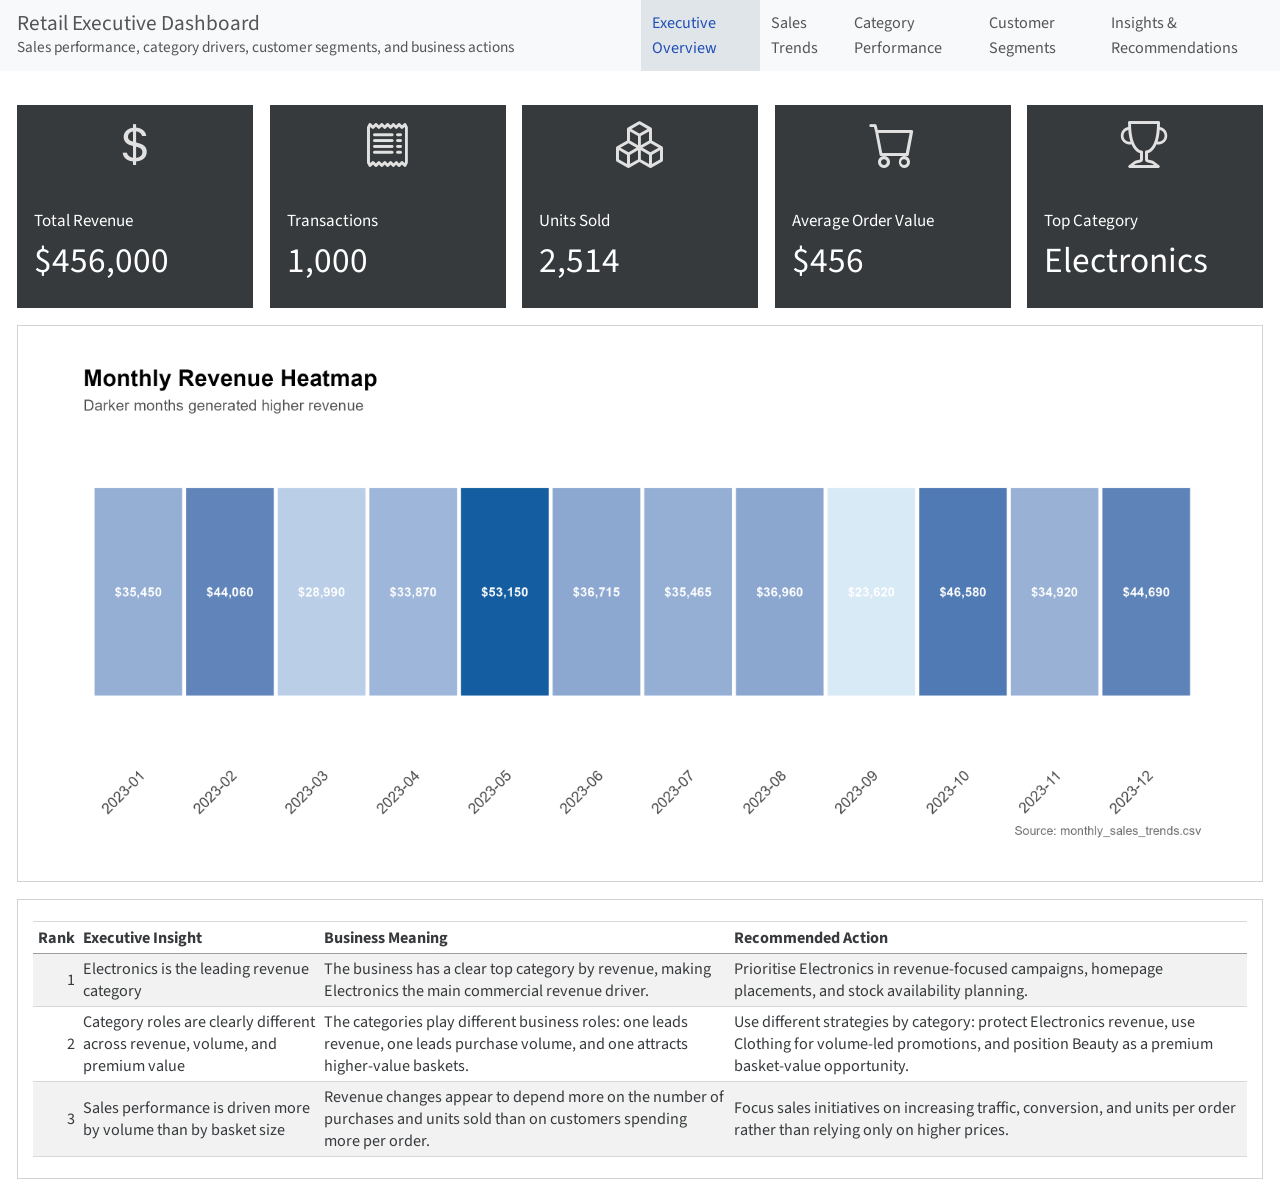
<file: 01_retail/project.html>
<!DOCTYPE html>
<html xmlns="http://www.w3.org/1999/xhtml" lang="en" xml:lang="en"><head>

<meta charset="utf-8">
<meta name="generator" content="quarto-1.9.37">

<meta name="viewport" content="width=device-width, initial-scale=1.0, user-scalable=yes">


<title>Retail Executive Dashboard</title>
<style>
/* Default styles provided by pandoc.
** See https://pandoc.org/MANUAL.html#variables-for-html for config info.
*/
code{white-space: pre-wrap;}
span.smallcaps{font-variant: small-caps;}
div.columns{display: flex; gap: min(4vw, 1.5em);}
div.column{flex: auto; overflow-x: auto;}
div.hanging-indent{margin-left: 1.5em; text-indent: -1.5em;}
ul.task-list{list-style: none;}
ul.task-list li input[type="checkbox"] {
  width: 0.8em;
  margin: 0 0.8em 0.2em -1em; /* quarto-specific, see https://github.com/quarto-dev/quarto-cli/issues/4556 */ 
  vertical-align: middle;
}
</style>


<script src="project_files/libs/clipboard/clipboard.min.js"></script>
<script src="project_files/libs/quarto-html/quarto.js" type="module"></script>
<script src="project_files/libs/quarto-html/tabsets/tabsets.js" type="module"></script>
<script src="project_files/libs/quarto-html/popper.min.js"></script>
<script src="project_files/libs/quarto-html/tippy.umd.min.js"></script>
<script src="project_files/libs/quarto-html/anchor.min.js"></script>
<link href="project_files/libs/quarto-html/tippy.css" rel="stylesheet">
<link href="project_files/libs/quarto-html/quarto-syntax-highlighting-7f8f88aac4f3542376d5c11b86a4c14d.css" rel="stylesheet" class="quarto-color-scheme" id="quarto-text-highlighting-styles">
<link href="project_files/libs/quarto-html/quarto-syntax-highlighting-dark-d0ae9245876894da5ac7e18953ecc5cc.css" rel="stylesheet" class="quarto-color-scheme quarto-color-alternate" id="quarto-text-highlighting-styles">
<link href="project_files/libs/quarto-html/quarto-syntax-highlighting-7f8f88aac4f3542376d5c11b86a4c14d.css" rel="stylesheet" class="quarto-color-scheme-extra" id="quarto-text-highlighting-styles">
<script src="project_files/libs/bootstrap/bootstrap.min.js"></script>
<link href="project_files/libs/bootstrap/bootstrap-icons.css" rel="stylesheet">
<link href="project_files/libs/bootstrap/bootstrap-f2f902407e671a240a764838eecf5d94.min.css" rel="stylesheet" append-hash="true" class="quarto-color-scheme" id="quarto-bootstrap" data-mode="light">
<link href="project_files/libs/bootstrap/bootstrap-dark-f2f902407e671a240a764838eecf5d94.min.css" rel="stylesheet" append-hash="true" class="quarto-color-scheme quarto-color-alternate" id="quarto-bootstrap" data-mode="light">
<link href="project_files/libs/bootstrap/bootstrap-f2f902407e671a240a764838eecf5d94.min.css" rel="stylesheet" append-hash="true" class="quarto-color-scheme-extra" id="quarto-bootstrap" data-mode="light">
<script src="project_files/libs/quarto-dashboard/quarto-dashboard.js"></script>
<script src="project_files/libs/quarto-dashboard/stickythead.js"></script>



<script src="project_files/libs/quarto-dashboard/web-components.js" type="module"></script>
<script src="project_files/libs/quarto-dashboard/components.js"></script>



</head>

<body class="quarto-dashboard fullcontent quarto-light">

<header id="quarto-dashboard-header">
<nav class="navbar navbar-expand-md slim" data-bs-theme="dark">
  <div class="navbar-container container-fluid">
    <button class="navbar-toggler" type="button" data-bs-toggle="collapse" data-bs-target="#dashboard-collapse" aria-controls="dashboard-collapse" aria-expanded="false" aria-label="Toggle navigation">
      <span class="navbar-toggler-icon"></span>
    </button>    


    <div class="navbar-brand-container">


      <div class="navbar-title">
        <div class="navbar-title-text"><a href="#">Retail Executive Dashboard</a></div>
        <div class="navbar-subtitle">Sales performance, category drivers, customer segments, and business actions</div>
        
      </div>
    </div>
<div id="dashboard-collapse" class="navbar-collapse collapse"><ul class="navbar-nav navbar-nav-scroll me-auto" role="tablist"><li class="nav-item" role="presentation"><a id="tab-executive-overview" class="nav-link active" data-bs-toggle="tab" role="tab" data-bs-target="#executive-overview" data-scrolling="true" href="#executive-overview" aria-controls="executive-overview" aria-selected="true"><span class="nav-link-text">Executive Overview</span></a></li><li class="nav-item" role="presentation"><a id="tab-sales-trends" class="nav-link" data-bs-toggle="tab" role="tab" data-bs-target="#sales-trends" data-scrolling="true" href="#sales-trends" aria-controls="sales-trends" aria-selected="false"><span class="nav-link-text">Sales Trends</span></a></li><li class="nav-item" role="presentation"><a id="tab-category-performance" class="nav-link" data-bs-toggle="tab" role="tab" data-bs-target="#category-performance" data-scrolling="true" href="#category-performance" aria-controls="category-performance" aria-selected="false"><span class="nav-link-text">Category Performance</span></a></li><li class="nav-item" role="presentation"><a id="tab-customer-segments" class="nav-link" data-bs-toggle="tab" role="tab" data-bs-target="#customer-segments" data-scrolling="true" href="#customer-segments" aria-controls="customer-segments" aria-selected="false"><span class="nav-link-text">Customer Segments</span></a></li><li class="nav-item" role="presentation"><a id="tab-insights-recommendations" class="nav-link" data-bs-toggle="tab" role="tab" data-bs-target="#insights-recommendations" data-scrolling="true" href="#insights-recommendations" aria-controls="insights-recommendations" aria-selected="false"><span class="nav-link-text">Insights &amp; Recommendations</span></a></li></ul></div></div>
</nav>
</header>
<div class="page-layout-custom quarto-dashboard-content bslib-gap-spacing html-fill-container dashboard-scrolling quarto-dashboard-pages">  

<div class="cell bslib-grid-item html-fill-item">
<style type="text/css">
.navbar .navbar-brand {
  font-size: 1rem;
}

.navbar .nav-link,
.nav-tabs .nav-link {
  font-size: 0.95rem;
}

.quarto-dashboard .card-header,
.quarto-dashboard .card-title {
  font-size: 1.05rem;
  font-weight: 600;
}

.quarto-dashboard .card {
  min-height: 0;
}

.dashboard-page > .bslib-grid {
  grid-template-rows: none !important;
  grid-auto-rows: max-content !important;
  align-content: start !important;
}

.quarto-dashboard .card-body {
  padding: 0.75rem 0.9rem;
  min-height: 0;
}

.quarto-dashboard .cell {
  margin-bottom: 0;
}

.quarto-dashboard .cell-output-display {
  margin-bottom: 0;
}

.quarto-dashboard img {
  display: block;
}

.table {
  font-size: 0.95rem;
  line-height: 1.35;
  width: 100%;
  margin-bottom: 0;
}

.table th {
  font-size: 0.95rem;
  white-space: nowrap;
}

.table td {
  vertical-align: middle;
}

.cell-output-display {
  overflow-x: auto;
}

.dashboard-plot img {
  width: 100%;
  height: auto;
}
</style>
</div>
<div class="bslib-grid-item html-fill-item tab-content bslib-grid" data-layout="flow" style="display: grid; grid-template-rows: minmax(3em, 1fr); grid-auto-columns: minmax(0, 1fr);">
<div id="executive-overview" class="dashboard-page tab-pane show active html-fill-item html-fill-container" data-orientation="rows" aria-labelledby="tab-executive-overview">
<div class="html-fill-item html-fill-container bslib-grid" style="display: grid; grid-template-rows: minmax(3em, max-content) minmax(3em, max-content) minmax(3em, 1fr); grid-auto-columns: minmax(0, 1fr);">
<div class="html-fill-item html-fill-container bslib-grid" style="display: grid; grid-template-columns: minmax(3em, 1fr) minmax(3em, 1fr) minmax(3em, 1fr) minmax(3em, 1fr) minmax(3em, 1fr);
grid-auto-rows: minmax(0, 1fr);">
<div class="card valuebox cell html-fill-item html-fill-container bslib-card bslib-value-box bg-secondary showcase-left-center" data-bslib-card-init="" data-require-bs-caller="card()">
<div class="card-body html-fill-item html-fill-container">
<div class="html-fill-item html-fill-container value-box-grid">
<div class="value-box-showcase html-fill-item html-fill-container">

<i class="bi bi-currency-dollar"></i></div>
<div class="value-box-area">
<p class="value-box-title">
Total Revenue
</p>
<p class="value-box-value">
$456,000
</p>
</div>
</div>
</div>
<script data-bslib-card-init="">bslib.Card.initializeAllCards();</script></div><div class="card valuebox cell html-fill-item html-fill-container bslib-card bslib-value-box bg-secondary showcase-left-center" data-bslib-card-init="" data-require-bs-caller="card()">
<div class="card-body html-fill-item html-fill-container">
<div class="html-fill-item html-fill-container value-box-grid">
<div class="value-box-showcase html-fill-item html-fill-container">

<i class="bi bi-receipt"></i></div>
<div class="value-box-area">
<p class="value-box-title">
Transactions
</p>
<p class="value-box-value">
1,000
</p>
</div>
</div>
</div>
<script data-bslib-card-init="">bslib.Card.initializeAllCards();</script></div><div class="card valuebox cell html-fill-item html-fill-container bslib-card bslib-value-box bg-secondary showcase-left-center" data-bslib-card-init="" data-require-bs-caller="card()">
<div class="card-body html-fill-item html-fill-container">
<div class="html-fill-item html-fill-container value-box-grid">
<div class="value-box-showcase html-fill-item html-fill-container">

<i class="bi bi-boxes"></i></div>
<div class="value-box-area">
<p class="value-box-title">
Units Sold
</p>
<p class="value-box-value">
2,514
</p>
</div>
</div>
</div>
<script data-bslib-card-init="">bslib.Card.initializeAllCards();</script></div><div class="card valuebox cell html-fill-item html-fill-container bslib-card bslib-value-box bg-secondary showcase-left-center" data-bslib-card-init="" data-require-bs-caller="card()">
<div class="card-body html-fill-item html-fill-container">
<div class="html-fill-item html-fill-container value-box-grid">
<div class="value-box-showcase html-fill-item html-fill-container">

<i class="bi bi-cart"></i></div>
<div class="value-box-area">
<p class="value-box-title">
Average Order Value
</p>
<p class="value-box-value">
$456
</p>
</div>
</div>
</div>
<script data-bslib-card-init="">bslib.Card.initializeAllCards();</script></div><div class="card valuebox cell html-fill-item html-fill-container bslib-card bslib-value-box bg-secondary showcase-left-center" data-bslib-card-init="" data-require-bs-caller="card()">
<div class="card-body html-fill-item html-fill-container">
<div class="html-fill-item html-fill-container value-box-grid">
<div class="value-box-showcase html-fill-item html-fill-container">

<i class="bi bi-trophy"></i></div>
<div class="value-box-area">
<p class="value-box-title">
Top Category
</p>
<p class="value-box-value">
Electronics
</p>
</div>
</div>
</div>
<script data-bslib-card-init="">bslib.Card.initializeAllCards();</script></div>
</div>
<div class="html-fill-item html-fill-container bslib-grid" style="display: grid; grid-template-columns: minmax(3em, 1fr);
grid-auto-rows: minmax(0, 1fr);">
<div class="card cell dashboard-plot html-fill-item html-fill-container bslib-card" data-fill="false" data-bslib-card-init="" data-require-bs-caller="card()" data-full-screen="false">
<div class="card-body html-fill-item html-fill-container">
<div class="cell-output-display html-fill-item html-fill-container">
<img src="outputs/visualisations/04_monthly_performance_heatmap.png" class="img-fluid quarto-dashboard-img-contain" style="width:100.0%">
</div>
</div>
<bslib-tooltip placement="auto" bsoptions="[]" data-require-bs-version="5" data-require-bs-caller="tooltip()">
    <template>Expand</template>
    <span class="bslib-full-screen-enter badge rounded-pill">
        <svg xmlns="http://www.w3.org/2000/svg" viewbox="0 0 24 24" style="height:1em;width:1em;" aria-hidden="true" role="img"><path d="M20 5C20 4.4 19.6 4 19 4H13C12.4 4 12 3.6 12 3C12 2.4 12.4 2 13 2H21C21.6 2 22 2.4 22 3V11C22 11.6 21.6 12 21 12C20.4 12 20 11.6 20 11V5ZM4 19C4 19.6 4.4 20 5 20H11C11.6 20 12 20.4 12 21C12 21.6 11.6 22 11 22H3C2.4 22 2 21.6 2 21V13C2 12.4 2.4 12 3 12C3.6 12 4 12.4 4 13V19Z"></path></svg>
    </span>
</bslib-tooltip><script data-bslib-card-init="">bslib.Card.initializeAllCards();</script></div>
</div>
<div class="html-fill-item html-fill-container bslib-grid" style="display: grid; grid-template-columns: minmax(3em, 1fr);
grid-auto-rows: minmax(0, 1fr);">
<div class="card cell html-fill-item html-fill-container bslib-card" data-bslib-card-init="" data-require-bs-caller="card()" data-full-screen="false">
<div class="card-body html-fill-item html-fill-container">
<div class="cell-output-display html-fill-item html-fill-container">
<table class="caption-top table table-sm table-striped small">
<colgroup>
<col style="width: 1%">
<col style="width: 20%">
<col style="width: 34%">
<col style="width: 43%">
</colgroup>
<thead>
<tr class="header">
<th style="text-align: right;">Rank</th>
<th style="text-align: left;">Executive Insight</th>
<th style="text-align: left;">Business Meaning</th>
<th style="text-align: left;">Recommended Action</th>
</tr>
</thead>
<tbody>
<tr class="odd">
<td style="text-align: right;">1</td>
<td style="text-align: left;">Electronics is the leading revenue category</td>
<td style="text-align: left;">The business has a clear top category by revenue, making Electronics the main commercial revenue driver.</td>
<td style="text-align: left;">Prioritise Electronics in revenue-focused campaigns, homepage placements, and stock availability planning.</td>
</tr>
<tr class="even">
<td style="text-align: right;">2</td>
<td style="text-align: left;">Category roles are clearly different across revenue, volume, and premium value</td>
<td style="text-align: left;">The categories play different business roles: one leads revenue, one leads purchase volume, and one attracts higher-value baskets.</td>
<td style="text-align: left;">Use different strategies by category: protect Electronics revenue, use Clothing for volume-led promotions, and position Beauty as a premium basket-value opportunity.</td>
</tr>
<tr class="odd">
<td style="text-align: right;">3</td>
<td style="text-align: left;">Sales performance is driven more by volume than by basket size</td>
<td style="text-align: left;">Revenue changes appear to depend more on the number of purchases and units sold than on customers spending more per order.</td>
<td style="text-align: left;">Focus sales initiatives on increasing traffic, conversion, and units per order rather than relying only on higher prices.</td>
</tr>
</tbody>
</table>
</div>
</div>
<bslib-tooltip placement="auto" bsoptions="[]" data-require-bs-version="5" data-require-bs-caller="tooltip()">
    <template>Expand</template>
    <span class="bslib-full-screen-enter badge rounded-pill">
        <svg xmlns="http://www.w3.org/2000/svg" viewbox="0 0 24 24" style="height:1em;width:1em;" aria-hidden="true" role="img"><path d="M20 5C20 4.4 19.6 4 19 4H13C12.4 4 12 3.6 12 3C12 2.4 12.4 2 13 2H21C21.6 2 22 2.4 22 3V11C22 11.6 21.6 12 21 12C20.4 12 20 11.6 20 11V5ZM4 19C4 19.6 4.4 20 5 20H11C11.6 20 12 20.4 12 21C12 21.6 11.6 22 11 22H3C2.4 22 2 21.6 2 21V13C2 12.4 2.4 12 3 12C3.6 12 4 12.4 4 13V19Z"></path></svg>
    </span>
</bslib-tooltip><script data-bslib-card-init="">bslib.Card.initializeAllCards();</script></div>
</div>
</div>
</div>
<div id="sales-trends" class="dashboard-page tab-pane grid-skip html-fill-item html-fill-container" data-orientation="rows" aria-labelledby="tab-sales-trends">
<div class="html-fill-item html-fill-container bslib-grid" style="display: grid; grid-template-rows: minmax(3em, 1fr) minmax(3em, 1fr) minmax(3em, 1fr) minmax(3em, 1fr); grid-auto-columns: minmax(0, 1fr);">
<div class="html-fill-item html-fill-container bslib-grid" style="display: grid; grid-template-columns: minmax(3em, 1fr);
grid-auto-rows: minmax(0, 1fr);">
<div class="card cell html-fill-item html-fill-container bslib-card" data-bslib-card-init="" data-require-bs-caller="card()" data-full-screen="false">
<div class="card-body html-fill-item html-fill-container">
<div class="cell-output-display html-fill-item html-fill-container">
<table class="caption-top table table-sm table-striped small">
<thead>
<tr class="header">
<th style="text-align: left;">Year-Month</th>
<th style="text-align: left;">Revenue</th>
</tr>
</thead>
<tbody>
<tr class="odd">
<td style="text-align: left;">2023-01</td>
<td style="text-align: left;">$35,450</td>
</tr>
<tr class="even">
<td style="text-align: left;">2023-02</td>
<td style="text-align: left;">$44,060</td>
</tr>
<tr class="odd">
<td style="text-align: left;">2023-03</td>
<td style="text-align: left;">$28,990</td>
</tr>
<tr class="even">
<td style="text-align: left;">2023-04</td>
<td style="text-align: left;">$33,870</td>
</tr>
<tr class="odd">
<td style="text-align: left;">2023-05</td>
<td style="text-align: left;">$53,150</td>
</tr>
<tr class="even">
<td style="text-align: left;">2023-06</td>
<td style="text-align: left;">$36,715</td>
</tr>
<tr class="odd">
<td style="text-align: left;">2023-07</td>
<td style="text-align: left;">$35,465</td>
</tr>
<tr class="even">
<td style="text-align: left;">2023-08</td>
<td style="text-align: left;">$36,960</td>
</tr>
<tr class="odd">
<td style="text-align: left;">2023-09</td>
<td style="text-align: left;">$23,620</td>
</tr>
<tr class="even">
<td style="text-align: left;">2023-10</td>
<td style="text-align: left;">$46,580</td>
</tr>
<tr class="odd">
<td style="text-align: left;">2023-11</td>
<td style="text-align: left;">$34,920</td>
</tr>
<tr class="even">
<td style="text-align: left;">2023-12</td>
<td style="text-align: left;">$44,690</td>
</tr>
</tbody>
</table>
</div>
</div>
<bslib-tooltip placement="auto" bsoptions="[]" data-require-bs-version="5" data-require-bs-caller="tooltip()">
    <template>Expand</template>
    <span class="bslib-full-screen-enter badge rounded-pill">
        <svg xmlns="http://www.w3.org/2000/svg" viewbox="0 0 24 24" style="height:1em;width:1em;" aria-hidden="true" role="img"><path d="M20 5C20 4.4 19.6 4 19 4H13C12.4 4 12 3.6 12 3C12 2.4 12.4 2 13 2H21C21.6 2 22 2.4 22 3V11C22 11.6 21.6 12 21 12C20.4 12 20 11.6 20 11V5ZM4 19C4 19.6 4.4 20 5 20H11C11.6 20 12 20.4 12 21C12 21.6 11.6 22 11 22H3C2.4 22 2 21.6 2 21V13C2 12.4 2.4 12 3 12C3.6 12 4 12.4 4 13V19Z"></path></svg>
    </span>
</bslib-tooltip><script data-bslib-card-init="">bslib.Card.initializeAllCards();</script></div>
</div>
<div class="html-fill-item html-fill-container bslib-grid" style="display: grid; grid-template-columns: minmax(3em, 1fr);
grid-auto-rows: minmax(0, 1fr);">
<div class="card cell html-fill-item html-fill-container bslib-card" data-bslib-card-init="" data-require-bs-caller="card()" data-full-screen="false">
<div class="card-body html-fill-item html-fill-container">
<div class="cell-output-display html-fill-item html-fill-container">
<table class="caption-top table table-sm table-striped small">
<thead>
<tr class="header">
<th style="text-align: left;">Year-Month</th>
<th style="text-align: left;">Transactions</th>
</tr>
</thead>
<tbody>
<tr class="odd">
<td style="text-align: left;">2023-01</td>
<td style="text-align: left;">76</td>
</tr>
<tr class="even">
<td style="text-align: left;">2023-02</td>
<td style="text-align: left;">85</td>
</tr>
<tr class="odd">
<td style="text-align: left;">2023-03</td>
<td style="text-align: left;">73</td>
</tr>
<tr class="even">
<td style="text-align: left;">2023-04</td>
<td style="text-align: left;">86</td>
</tr>
<tr class="odd">
<td style="text-align: left;">2023-05</td>
<td style="text-align: left;">105</td>
</tr>
<tr class="even">
<td style="text-align: left;">2023-06</td>
<td style="text-align: left;">77</td>
</tr>
<tr class="odd">
<td style="text-align: left;">2023-07</td>
<td style="text-align: left;">72</td>
</tr>
<tr class="even">
<td style="text-align: left;">2023-08</td>
<td style="text-align: left;">94</td>
</tr>
<tr class="odd">
<td style="text-align: left;">2023-09</td>
<td style="text-align: left;">65</td>
</tr>
<tr class="even">
<td style="text-align: left;">2023-10</td>
<td style="text-align: left;">96</td>
</tr>
<tr class="odd">
<td style="text-align: left;">2023-11</td>
<td style="text-align: left;">78</td>
</tr>
<tr class="even">
<td style="text-align: left;">2023-12</td>
<td style="text-align: left;">91</td>
</tr>
</tbody>
</table>
</div>
</div>
<bslib-tooltip placement="auto" bsoptions="[]" data-require-bs-version="5" data-require-bs-caller="tooltip()">
    <template>Expand</template>
    <span class="bslib-full-screen-enter badge rounded-pill">
        <svg xmlns="http://www.w3.org/2000/svg" viewbox="0 0 24 24" style="height:1em;width:1em;" aria-hidden="true" role="img"><path d="M20 5C20 4.4 19.6 4 19 4H13C12.4 4 12 3.6 12 3C12 2.4 12.4 2 13 2H21C21.6 2 22 2.4 22 3V11C22 11.6 21.6 12 21 12C20.4 12 20 11.6 20 11V5ZM4 19C4 19.6 4.4 20 5 20H11C11.6 20 12 20.4 12 21C12 21.6 11.6 22 11 22H3C2.4 22 2 21.6 2 21V13C2 12.4 2.4 12 3 12C3.6 12 4 12.4 4 13V19Z"></path></svg>
    </span>
</bslib-tooltip><script data-bslib-card-init="">bslib.Card.initializeAllCards();</script></div>
</div>
<div class="html-fill-item html-fill-container bslib-grid" style="display: grid; grid-template-columns: minmax(3em, 1fr);
grid-auto-rows: minmax(0, 1fr);">
<div class="card cell html-fill-item html-fill-container bslib-card" data-bslib-card-init="" data-require-bs-caller="card()" data-full-screen="false">
<div class="card-body html-fill-item html-fill-container">
<div class="cell-output-display html-fill-item html-fill-container">
<table class="caption-top table table-sm table-striped small">
<thead>
<tr class="header">
<th style="text-align: left;">Year-Month</th>
<th style="text-align: left;">Units Sold</th>
</tr>
</thead>
<tbody>
<tr class="odd">
<td style="text-align: left;">2023-01</td>
<td style="text-align: left;">195</td>
</tr>
<tr class="even">
<td style="text-align: left;">2023-02</td>
<td style="text-align: left;">214</td>
</tr>
<tr class="odd">
<td style="text-align: left;">2023-03</td>
<td style="text-align: left;">194</td>
</tr>
<tr class="even">
<td style="text-align: left;">2023-04</td>
<td style="text-align: left;">214</td>
</tr>
<tr class="odd">
<td style="text-align: left;">2023-05</td>
<td style="text-align: left;">259</td>
</tr>
<tr class="even">
<td style="text-align: left;">2023-06</td>
<td style="text-align: left;">197</td>
</tr>
<tr class="odd">
<td style="text-align: left;">2023-07</td>
<td style="text-align: left;">176</td>
</tr>
<tr class="even">
<td style="text-align: left;">2023-08</td>
<td style="text-align: left;">227</td>
</tr>
<tr class="odd">
<td style="text-align: left;">2023-09</td>
<td style="text-align: left;">170</td>
</tr>
<tr class="even">
<td style="text-align: left;">2023-10</td>
<td style="text-align: left;">252</td>
</tr>
<tr class="odd">
<td style="text-align: left;">2023-11</td>
<td style="text-align: left;">205</td>
</tr>
<tr class="even">
<td style="text-align: left;">2023-12</td>
<td style="text-align: left;">207</td>
</tr>
</tbody>
</table>
</div>
</div>
<bslib-tooltip placement="auto" bsoptions="[]" data-require-bs-version="5" data-require-bs-caller="tooltip()">
    <template>Expand</template>
    <span class="bslib-full-screen-enter badge rounded-pill">
        <svg xmlns="http://www.w3.org/2000/svg" viewbox="0 0 24 24" style="height:1em;width:1em;" aria-hidden="true" role="img"><path d="M20 5C20 4.4 19.6 4 19 4H13C12.4 4 12 3.6 12 3C12 2.4 12.4 2 13 2H21C21.6 2 22 2.4 22 3V11C22 11.6 21.6 12 21 12C20.4 12 20 11.6 20 11V5ZM4 19C4 19.6 4.4 20 5 20H11C11.6 20 12 20.4 12 21C12 21.6 11.6 22 11 22H3C2.4 22 2 21.6 2 21V13C2 12.4 2.4 12 3 12C3.6 12 4 12.4 4 13V19Z"></path></svg>
    </span>
</bslib-tooltip><script data-bslib-card-init="">bslib.Card.initializeAllCards();</script></div>
</div>
<div class="html-fill-item html-fill-container bslib-grid" style="display: grid; grid-template-columns: minmax(3em, 1fr);
grid-auto-rows: minmax(0, 1fr);">
<div class="card cell html-fill-item html-fill-container bslib-card" data-bslib-card-init="" data-require-bs-caller="card()" data-full-screen="false">
<div class="card-body html-fill-item html-fill-container">
<div class="cell-output-display html-fill-item html-fill-container">
<table class="caption-top table table-sm table-striped small">
<thead>
<tr class="header">
<th style="text-align: left;">Year-Month</th>
<th style="text-align: left;">Average Order Value</th>
</tr>
</thead>
<tbody>
<tr class="odd">
<td style="text-align: left;">2023-01</td>
<td style="text-align: left;">$466</td>
</tr>
<tr class="even">
<td style="text-align: left;">2023-02</td>
<td style="text-align: left;">$518</td>
</tr>
<tr class="odd">
<td style="text-align: left;">2023-03</td>
<td style="text-align: left;">$397</td>
</tr>
<tr class="even">
<td style="text-align: left;">2023-04</td>
<td style="text-align: left;">$394</td>
</tr>
<tr class="odd">
<td style="text-align: left;">2023-05</td>
<td style="text-align: left;">$506</td>
</tr>
<tr class="even">
<td style="text-align: left;">2023-06</td>
<td style="text-align: left;">$477</td>
</tr>
<tr class="odd">
<td style="text-align: left;">2023-07</td>
<td style="text-align: left;">$493</td>
</tr>
<tr class="even">
<td style="text-align: left;">2023-08</td>
<td style="text-align: left;">$393</td>
</tr>
<tr class="odd">
<td style="text-align: left;">2023-09</td>
<td style="text-align: left;">$363</td>
</tr>
<tr class="even">
<td style="text-align: left;">2023-10</td>
<td style="text-align: left;">$485</td>
</tr>
<tr class="odd">
<td style="text-align: left;">2023-11</td>
<td style="text-align: left;">$448</td>
</tr>
<tr class="even">
<td style="text-align: left;">2023-12</td>
<td style="text-align: left;">$491</td>
</tr>
</tbody>
</table>
</div>
</div>
<bslib-tooltip placement="auto" bsoptions="[]" data-require-bs-version="5" data-require-bs-caller="tooltip()">
    <template>Expand</template>
    <span class="bslib-full-screen-enter badge rounded-pill">
        <svg xmlns="http://www.w3.org/2000/svg" viewbox="0 0 24 24" style="height:1em;width:1em;" aria-hidden="true" role="img"><path d="M20 5C20 4.4 19.6 4 19 4H13C12.4 4 12 3.6 12 3C12 2.4 12.4 2 13 2H21C21.6 2 22 2.4 22 3V11C22 11.6 21.6 12 21 12C20.4 12 20 11.6 20 11V5ZM4 19C4 19.6 4.4 20 5 20H11C11.6 20 12 20.4 12 21C12 21.6 11.6 22 11 22H3C2.4 22 2 21.6 2 21V13C2 12.4 2.4 12 3 12C3.6 12 4 12.4 4 13V19Z"></path></svg>
    </span>
</bslib-tooltip><script data-bslib-card-init="">bslib.Card.initializeAllCards();</script></div>
</div>
</div>
</div>
<div id="category-performance" class="dashboard-page tab-pane grid-skip html-fill-item html-fill-container" data-orientation="rows" aria-labelledby="tab-category-performance">
<div class="html-fill-item html-fill-container bslib-grid" style="display: grid; grid-template-rows: minmax(3em, max-content) minmax(3em, 1fr) minmax(3em, max-content) minmax(3em, 1fr); grid-auto-columns: minmax(0, 1fr);">
<div class="html-fill-item html-fill-container bslib-grid" style="display: grid; grid-template-columns: minmax(3em, 1fr);
grid-auto-rows: minmax(0, 1fr);">
<div class="card cell dashboard-plot html-fill-item html-fill-container bslib-card" data-fill="false" data-bslib-card-init="" data-require-bs-caller="card()" data-full-screen="false">
<div class="card-body html-fill-item html-fill-container">
<div class="cell-output-display html-fill-item html-fill-container">
<img src="outputs/visualisations/01_revenue_contribution_by_category.png" class="img-fluid quarto-dashboard-img-contain" style="width:100.0%">
</div>
</div>
<bslib-tooltip placement="auto" bsoptions="[]" data-require-bs-version="5" data-require-bs-caller="tooltip()">
    <template>Expand</template>
    <span class="bslib-full-screen-enter badge rounded-pill">
        <svg xmlns="http://www.w3.org/2000/svg" viewbox="0 0 24 24" style="height:1em;width:1em;" aria-hidden="true" role="img"><path d="M20 5C20 4.4 19.6 4 19 4H13C12.4 4 12 3.6 12 3C12 2.4 12.4 2 13 2H21C21.6 2 22 2.4 22 3V11C22 11.6 21.6 12 21 12C20.4 12 20 11.6 20 11V5ZM4 19C4 19.6 4.4 20 5 20H11C11.6 20 12 20.4 12 21C12 21.6 11.6 22 11 22H3C2.4 22 2 21.6 2 21V13C2 12.4 2.4 12 3 12C3.6 12 4 12.4 4 13V19Z"></path></svg>
    </span>
</bslib-tooltip><script data-bslib-card-init="">bslib.Card.initializeAllCards();</script></div>
</div>
<div class="html-fill-item html-fill-container bslib-grid" style="display: grid; grid-template-columns: minmax(3em, 1fr) minmax(3em, 1fr);
grid-auto-rows: minmax(0, 1fr);">
<div class="card cell dashboard-plot html-fill-item html-fill-container bslib-card" data-fill="false" data-bslib-card-init="" data-require-bs-caller="card()" data-full-screen="false">
<div class="card-body html-fill-item html-fill-container">
<div class="cell-output-display html-fill-item html-fill-container">
<img src="outputs/visualisations/02_category_performance_ranking.png" class="img-fluid quarto-dashboard-img-contain" style="width:100.0%">
</div>
</div>
<bslib-tooltip placement="auto" bsoptions="[]" data-require-bs-version="5" data-require-bs-caller="tooltip()">
    <template>Expand</template>
    <span class="bslib-full-screen-enter badge rounded-pill">
        <svg xmlns="http://www.w3.org/2000/svg" viewbox="0 0 24 24" style="height:1em;width:1em;" aria-hidden="true" role="img"><path d="M20 5C20 4.4 19.6 4 19 4H13C12.4 4 12 3.6 12 3C12 2.4 12.4 2 13 2H21C21.6 2 22 2.4 22 3V11C22 11.6 21.6 12 21 12C20.4 12 20 11.6 20 11V5ZM4 19C4 19.6 4.4 20 5 20H11C11.6 20 12 20.4 12 21C12 21.6 11.6 22 11 22H3C2.4 22 2 21.6 2 21V13C2 12.4 2.4 12 3 12C3.6 12 4 12.4 4 13V19Z"></path></svg>
    </span>
</bslib-tooltip><script data-bslib-card-init="">bslib.Card.initializeAllCards();</script></div><div class="card cell html-fill-item html-fill-container bslib-card" data-bslib-card-init="" data-require-bs-caller="card()" data-full-screen="false">
<div class="card-body html-fill-item html-fill-container">
<div class="cell-output-display html-fill-item html-fill-container">
<table class="caption-top table table-sm table-striped small">
<colgroup>
<col style="width: 10%">
<col style="width: 8%">
<col style="width: 11%">
<col style="width: 9%">
<col style="width: 5%">
<col style="width: 12%">
<col style="width: 11%">
<col style="width: 14%">
<col style="width: 9%">
<col style="width: 7%">
</colgroup>
<thead>
<tr class="header">
<th style="text-align: left;">Category</th>
<th style="text-align: left;">Revenue</th>
<th style="text-align: right;">Transactions</th>
<th style="text-align: left;">Units Sold</th>
<th style="text-align: left;">AOV</th>
<th style="text-align: left;">Revenue Share</th>
<th style="text-align: right;">Revenue Rank</th>
<th style="text-align: right;">Transaction Rank</th>
<th style="text-align: right;">Units Rank</th>
<th style="text-align: right;">AOV Rank</th>
</tr>
</thead>
<tbody>
<tr class="odd">
<td style="text-align: left;">Electronics</td>
<td style="text-align: left;">$156,905</td>
<td style="text-align: right;">342</td>
<td style="text-align: left;">849</td>
<td style="text-align: left;">$459</td>
<td style="text-align: left;">34.4%</td>
<td style="text-align: right;">1</td>
<td style="text-align: right;">2</td>
<td style="text-align: right;">2</td>
<td style="text-align: right;">2</td>
</tr>
<tr class="even">
<td style="text-align: left;">Clothing</td>
<td style="text-align: left;">$155,580</td>
<td style="text-align: right;">351</td>
<td style="text-align: left;">894</td>
<td style="text-align: left;">$443</td>
<td style="text-align: left;">34.1%</td>
<td style="text-align: right;">2</td>
<td style="text-align: right;">1</td>
<td style="text-align: right;">1</td>
<td style="text-align: right;">3</td>
</tr>
<tr class="odd">
<td style="text-align: left;">Beauty</td>
<td style="text-align: left;">$143,515</td>
<td style="text-align: right;">307</td>
<td style="text-align: left;">771</td>
<td style="text-align: left;">$467</td>
<td style="text-align: left;">31.5%</td>
<td style="text-align: right;">3</td>
<td style="text-align: right;">3</td>
<td style="text-align: right;">3</td>
<td style="text-align: right;">1</td>
</tr>
</tbody>
</table>
</div>
</div>
<bslib-tooltip placement="auto" bsoptions="[]" data-require-bs-version="5" data-require-bs-caller="tooltip()">
    <template>Expand</template>
    <span class="bslib-full-screen-enter badge rounded-pill">
        <svg xmlns="http://www.w3.org/2000/svg" viewbox="0 0 24 24" style="height:1em;width:1em;" aria-hidden="true" role="img"><path d="M20 5C20 4.4 19.6 4 19 4H13C12.4 4 12 3.6 12 3C12 2.4 12.4 2 13 2H21C21.6 2 22 2.4 22 3V11C22 11.6 21.6 12 21 12C20.4 12 20 11.6 20 11V5ZM4 19C4 19.6 4.4 20 5 20H11C11.6 20 12 20.4 12 21C12 21.6 11.6 22 11 22H3C2.4 22 2 21.6 2 21V13C2 12.4 2.4 12 3 12C3.6 12 4 12.4 4 13V19Z"></path></svg>
    </span>
</bslib-tooltip><script data-bslib-card-init="">bslib.Card.initializeAllCards();</script></div>
</div>
<div class="html-fill-item html-fill-container bslib-grid" style="display: grid; grid-template-columns: minmax(3em, 1fr);
grid-auto-rows: minmax(0, 1fr);">
<div class="card cell dashboard-plot html-fill-item html-fill-container bslib-card" data-fill="false" data-bslib-card-init="" data-require-bs-caller="card()" data-full-screen="false">
<div class="card-body html-fill-item html-fill-container">
<div class="cell-output-display html-fill-item html-fill-container">
<img src="outputs/visualisations/03_category_value_vs_volume.png" class="img-fluid quarto-dashboard-img-contain" style="width:100.0%">
</div>
</div>
<bslib-tooltip placement="auto" bsoptions="[]" data-require-bs-version="5" data-require-bs-caller="tooltip()">
    <template>Expand</template>
    <span class="bslib-full-screen-enter badge rounded-pill">
        <svg xmlns="http://www.w3.org/2000/svg" viewbox="0 0 24 24" style="height:1em;width:1em;" aria-hidden="true" role="img"><path d="M20 5C20 4.4 19.6 4 19 4H13C12.4 4 12 3.6 12 3C12 2.4 12.4 2 13 2H21C21.6 2 22 2.4 22 3V11C22 11.6 21.6 12 21 12C20.4 12 20 11.6 20 11V5ZM4 19C4 19.6 4.4 20 5 20H11C11.6 20 12 20.4 12 21C12 21.6 11.6 22 11 22H3C2.4 22 2 21.6 2 21V13C2 12.4 2.4 12 3 12C3.6 12 4 12.4 4 13V19Z"></path></svg>
    </span>
</bslib-tooltip><script data-bslib-card-init="">bslib.Card.initializeAllCards();</script></div>
</div>
<div class="html-fill-item html-fill-container bslib-grid" style="display: grid; grid-template-columns: minmax(3em, 1fr) minmax(3em, 1fr);
grid-auto-rows: minmax(0, 1fr);">
<div class="card cell dashboard-plot html-fill-item html-fill-container bslib-card" data-fill="false" data-bslib-card-init="" data-require-bs-caller="card()" data-full-screen="false">
<div class="card-body html-fill-item html-fill-container">
<div class="cell-output-display html-fill-item html-fill-container">
<img src="outputs/visualisations/06_revenue_share_breakdown.png" class="img-fluid quarto-dashboard-img-contain" style="width:100.0%">
</div>
</div>
<bslib-tooltip placement="auto" bsoptions="[]" data-require-bs-version="5" data-require-bs-caller="tooltip()">
    <template>Expand</template>
    <span class="bslib-full-screen-enter badge rounded-pill">
        <svg xmlns="http://www.w3.org/2000/svg" viewbox="0 0 24 24" style="height:1em;width:1em;" aria-hidden="true" role="img"><path d="M20 5C20 4.4 19.6 4 19 4H13C12.4 4 12 3.6 12 3C12 2.4 12.4 2 13 2H21C21.6 2 22 2.4 22 3V11C22 11.6 21.6 12 21 12C20.4 12 20 11.6 20 11V5ZM4 19C4 19.6 4.4 20 5 20H11C11.6 20 12 20.4 12 21C12 21.6 11.6 22 11 22H3C2.4 22 2 21.6 2 21V13C2 12.4 2.4 12 3 12C3.6 12 4 12.4 4 13V19Z"></path></svg>
    </span>
</bslib-tooltip><script data-bslib-card-init="">bslib.Card.initializeAllCards();</script></div><div class="card cell html-fill-item html-fill-container bslib-card" data-bslib-card-init="" data-require-bs-caller="card()" data-full-screen="false">
<div class="card-body html-fill-item html-fill-container">
<div class="cell-output-display html-fill-item html-fill-container">
<table class="caption-top table table-sm table-striped small">
<thead>
<tr class="header">
<th style="text-align: left;">Category</th>
<th style="text-align: left;">Revenue</th>
<th style="text-align: right;">Transactions</th>
<th style="text-align: left;">Average Order Value</th>
</tr>
</thead>
<tbody>
<tr class="odd">
<td style="text-align: left;">Beauty</td>
<td style="text-align: left;">$143,515</td>
<td style="text-align: right;">307</td>
<td style="text-align: left;">$467</td>
</tr>
<tr class="even">
<td style="text-align: left;">Electronics</td>
<td style="text-align: left;">$156,905</td>
<td style="text-align: right;">342</td>
<td style="text-align: left;">$459</td>
</tr>
<tr class="odd">
<td style="text-align: left;">Clothing</td>
<td style="text-align: left;">$155,580</td>
<td style="text-align: right;">351</td>
<td style="text-align: left;">$443</td>
</tr>
</tbody>
</table>
</div>
</div>
<bslib-tooltip placement="auto" bsoptions="[]" data-require-bs-version="5" data-require-bs-caller="tooltip()">
    <template>Expand</template>
    <span class="bslib-full-screen-enter badge rounded-pill">
        <svg xmlns="http://www.w3.org/2000/svg" viewbox="0 0 24 24" style="height:1em;width:1em;" aria-hidden="true" role="img"><path d="M20 5C20 4.4 19.6 4 19 4H13C12.4 4 12 3.6 12 3C12 2.4 12.4 2 13 2H21C21.6 2 22 2.4 22 3V11C22 11.6 21.6 12 21 12C20.4 12 20 11.6 20 11V5ZM4 19C4 19.6 4.4 20 5 20H11C11.6 20 12 20.4 12 21C12 21.6 11.6 22 11 22H3C2.4 22 2 21.6 2 21V13C2 12.4 2.4 12 3 12C3.6 12 4 12.4 4 13V19Z"></path></svg>
    </span>
</bslib-tooltip><script data-bslib-card-init="">bslib.Card.initializeAllCards();</script></div>
</div>
</div>
</div>
<div id="customer-segments" class="dashboard-page tab-pane grid-skip html-fill-item html-fill-container" data-orientation="rows" aria-labelledby="tab-customer-segments">
<div class="html-fill-item html-fill-container bslib-grid" style="display: grid; grid-template-rows: minmax(3em, max-content) minmax(3em, 1fr) minmax(3em, 1fr) minmax(3em, 1fr); grid-auto-columns: minmax(0, 1fr);">
<div class="html-fill-item html-fill-container bslib-grid" style="display: grid; grid-template-columns: minmax(3em, 1fr);
grid-auto-rows: minmax(0, 1fr);">
<div class="card cell dashboard-plot html-fill-item html-fill-container bslib-card" data-fill="false" data-bslib-card-init="" data-require-bs-caller="card()" data-full-screen="false">
<div class="card-body html-fill-item html-fill-container">
<div class="cell-output-display html-fill-item html-fill-container">
<img src="outputs/visualisations/05_customer_segment_contribution_heatmap.png" class="img-fluid quarto-dashboard-img-contain" style="width:100.0%">
</div>
</div>
<bslib-tooltip placement="auto" bsoptions="[]" data-require-bs-version="5" data-require-bs-caller="tooltip()">
    <template>Expand</template>
    <span class="bslib-full-screen-enter badge rounded-pill">
        <svg xmlns="http://www.w3.org/2000/svg" viewbox="0 0 24 24" style="height:1em;width:1em;" aria-hidden="true" role="img"><path d="M20 5C20 4.4 19.6 4 19 4H13C12.4 4 12 3.6 12 3C12 2.4 12.4 2 13 2H21C21.6 2 22 2.4 22 3V11C22 11.6 21.6 12 21 12C20.4 12 20 11.6 20 11V5ZM4 19C4 19.6 4.4 20 5 20H11C11.6 20 12 20.4 12 21C12 21.6 11.6 22 11 22H3C2.4 22 2 21.6 2 21V13C2 12.4 2.4 12 3 12C3.6 12 4 12.4 4 13V19Z"></path></svg>
    </span>
</bslib-tooltip><script data-bslib-card-init="">bslib.Card.initializeAllCards();</script></div>
</div>
<div class="html-fill-item html-fill-container bslib-grid" style="display: grid; grid-template-columns: minmax(3em, 1fr);
grid-auto-rows: minmax(0, 1fr);">
<div class="card cell html-fill-item html-fill-container bslib-card" data-bslib-card-init="" data-require-bs-caller="card()" data-full-screen="false">
<div class="card-body html-fill-item html-fill-container">
<div class="cell-output-display html-fill-item html-fill-container">
<table class="caption-top table table-sm table-striped small">
<thead>
<tr class="header">
<th style="text-align: left;">Gender</th>
<th style="text-align: left;">Revenue</th>
<th style="text-align: right;">Transactions</th>
<th style="text-align: left;">Units Sold</th>
</tr>
</thead>
<tbody>
<tr class="odd">
<td style="text-align: left;">Female</td>
<td style="text-align: left;">$232,840</td>
<td style="text-align: right;">510</td>
<td style="text-align: left;">1,298</td>
</tr>
<tr class="even">
<td style="text-align: left;">Male</td>
<td style="text-align: left;">$223,160</td>
<td style="text-align: right;">490</td>
<td style="text-align: left;">1,216</td>
</tr>
</tbody>
</table>
</div>
</div>
<bslib-tooltip placement="auto" bsoptions="[]" data-require-bs-version="5" data-require-bs-caller="tooltip()">
    <template>Expand</template>
    <span class="bslib-full-screen-enter badge rounded-pill">
        <svg xmlns="http://www.w3.org/2000/svg" viewbox="0 0 24 24" style="height:1em;width:1em;" aria-hidden="true" role="img"><path d="M20 5C20 4.4 19.6 4 19 4H13C12.4 4 12 3.6 12 3C12 2.4 12.4 2 13 2H21C21.6 2 22 2.4 22 3V11C22 11.6 21.6 12 21 12C20.4 12 20 11.6 20 11V5ZM4 19C4 19.6 4.4 20 5 20H11C11.6 20 12 20.4 12 21C12 21.6 11.6 22 11 22H3C2.4 22 2 21.6 2 21V13C2 12.4 2.4 12 3 12C3.6 12 4 12.4 4 13V19Z"></path></svg>
    </span>
</bslib-tooltip><script data-bslib-card-init="">bslib.Card.initializeAllCards();</script></div>
</div>
<div class="html-fill-item html-fill-container bslib-grid" style="display: grid; grid-template-columns: minmax(3em, 1fr);
grid-auto-rows: minmax(0, 1fr);">
<div class="card cell html-fill-item html-fill-container bslib-card" data-bslib-card-init="" data-require-bs-caller="card()" data-full-screen="false">
<div class="card-body html-fill-item html-fill-container">
<div class="cell-output-display html-fill-item html-fill-container">
<table class="caption-top table table-sm table-striped small">
<thead>
<tr class="header">
<th style="text-align: left;">Age Group</th>
<th style="text-align: left;">Revenue</th>
<th style="text-align: right;">Transactions</th>
<th style="text-align: left;">Units Sold</th>
</tr>
</thead>
<tbody>
<tr class="odd">
<td style="text-align: left;">45-54</td>
<td style="text-align: left;">$97,235</td>
<td style="text-align: right;">225</td>
<td style="text-align: left;">578</td>
</tr>
<tr class="even">
<td style="text-align: left;">25-34</td>
<td style="text-align: left;">$97,090</td>
<td style="text-align: right;">203</td>
<td style="text-align: left;">522</td>
</tr>
<tr class="odd">
<td style="text-align: left;">35-44</td>
<td style="text-align: left;">$96,835</td>
<td style="text-align: right;">207</td>
<td style="text-align: left;">533</td>
</tr>
<tr class="even">
<td style="text-align: left;">55-64</td>
<td style="text-align: left;">$90,190</td>
<td style="text-align: right;">216</td>
<td style="text-align: left;">515</td>
</tr>
<tr class="odd">
<td style="text-align: left;">18-24</td>
<td style="text-align: left;">$74,650</td>
<td style="text-align: right;">149</td>
<td style="text-align: left;">366</td>
</tr>
</tbody>
</table>
</div>
</div>
<bslib-tooltip placement="auto" bsoptions="[]" data-require-bs-version="5" data-require-bs-caller="tooltip()">
    <template>Expand</template>
    <span class="bslib-full-screen-enter badge rounded-pill">
        <svg xmlns="http://www.w3.org/2000/svg" viewbox="0 0 24 24" style="height:1em;width:1em;" aria-hidden="true" role="img"><path d="M20 5C20 4.4 19.6 4 19 4H13C12.4 4 12 3.6 12 3C12 2.4 12.4 2 13 2H21C21.6 2 22 2.4 22 3V11C22 11.6 21.6 12 21 12C20.4 12 20 11.6 20 11V5ZM4 19C4 19.6 4.4 20 5 20H11C11.6 20 12 20.4 12 21C12 21.6 11.6 22 11 22H3C2.4 22 2 21.6 2 21V13C2 12.4 2.4 12 3 12C3.6 12 4 12.4 4 13V19Z"></path></svg>
    </span>
</bslib-tooltip><script data-bslib-card-init="">bslib.Card.initializeAllCards();</script></div>
</div>
<div class="html-fill-item html-fill-container bslib-grid" style="display: grid; grid-template-columns: minmax(3em, 1fr) minmax(3em, 1fr);
grid-auto-rows: minmax(0, 1fr);">
<div class="card cell dashboard-plot html-fill-item html-fill-container bslib-card" data-fill="false" data-bslib-card-init="" data-require-bs-caller="card()" data-full-screen="false">
<div class="card-body html-fill-item html-fill-container">
<div class="cell-output-display html-fill-item html-fill-container">
<img src="outputs/visualisations/07_category_customer_segment_heatmap.png" class="img-fluid quarto-dashboard-img-contain" style="width:100.0%">
</div>
</div>
<bslib-tooltip placement="auto" bsoptions="[]" data-require-bs-version="5" data-require-bs-caller="tooltip()">
    <template>Expand</template>
    <span class="bslib-full-screen-enter badge rounded-pill">
        <svg xmlns="http://www.w3.org/2000/svg" viewbox="0 0 24 24" style="height:1em;width:1em;" aria-hidden="true" role="img"><path d="M20 5C20 4.4 19.6 4 19 4H13C12.4 4 12 3.6 12 3C12 2.4 12.4 2 13 2H21C21.6 2 22 2.4 22 3V11C22 11.6 21.6 12 21 12C20.4 12 20 11.6 20 11V5ZM4 19C4 19.6 4.4 20 5 20H11C11.6 20 12 20.4 12 21C12 21.6 11.6 22 11 22H3C2.4 22 2 21.6 2 21V13C2 12.4 2.4 12 3 12C3.6 12 4 12.4 4 13V19Z"></path></svg>
    </span>
</bslib-tooltip><script data-bslib-card-init="">bslib.Card.initializeAllCards();</script></div><div class="card cell html-fill-item html-fill-container bslib-card" data-bslib-card-init="" data-require-bs-caller="card()" data-full-screen="false">
<div class="card-body html-fill-item html-fill-container">
<div class="cell-output-display html-fill-item html-fill-container">
<table class="caption-top table table-sm table-striped small">
<colgroup>
<col style="width: 9%">
<col style="width: 11%">
<col style="width: 8%">
<col style="width: 12%">
<col style="width: 10%">
<col style="width: 5%">
<col style="width: 28%">
<col style="width: 14%">
</colgroup>
<thead>
<tr class="header">
<th style="text-align: left;">Age Group</th>
<th style="text-align: left;">Category</th>
<th style="text-align: left;">Revenue</th>
<th style="text-align: right;">Transactions</th>
<th style="text-align: left;">Units Sold</th>
<th style="text-align: left;">AOV</th>
<th style="text-align: left;">Revenue Share Within Age Group</th>
<th style="text-align: right;">Preference Rank</th>
</tr>
</thead>
<tbody>
<tr class="odd">
<td style="text-align: left;">18-24</td>
<td style="text-align: left;">Beauty</td>
<td style="text-align: left;">$28,905</td>
<td style="text-align: right;">53</td>
<td style="text-align: left;">136</td>
<td style="text-align: left;">$545</td>
<td style="text-align: left;">38.7%</td>
<td style="text-align: right;">1</td>
</tr>
<tr class="even">
<td style="text-align: left;">18-24</td>
<td style="text-align: left;">Electronics</td>
<td style="text-align: left;">$23,585</td>
<td style="text-align: right;">51</td>
<td style="text-align: left;">118</td>
<td style="text-align: left;">$462</td>
<td style="text-align: left;">31.6%</td>
<td style="text-align: right;">2</td>
</tr>
<tr class="odd">
<td style="text-align: left;">18-24</td>
<td style="text-align: left;">Clothing</td>
<td style="text-align: left;">$22,160</td>
<td style="text-align: right;">45</td>
<td style="text-align: left;">112</td>
<td style="text-align: left;">$492</td>
<td style="text-align: left;">29.7%</td>
<td style="text-align: right;">3</td>
</tr>
<tr class="even">
<td style="text-align: left;">25-34</td>
<td style="text-align: left;">Clothing</td>
<td style="text-align: left;">$41,640</td>
<td style="text-align: right;">73</td>
<td style="text-align: left;">183</td>
<td style="text-align: left;">$570</td>
<td style="text-align: left;">42.9%</td>
<td style="text-align: right;">1</td>
</tr>
<tr class="odd">
<td style="text-align: left;">25-34</td>
<td style="text-align: left;">Beauty</td>
<td style="text-align: left;">$28,540</td>
<td style="text-align: right;">68</td>
<td style="text-align: left;">177</td>
<td style="text-align: left;">$420</td>
<td style="text-align: left;">29.4%</td>
<td style="text-align: right;">2</td>
</tr>
<tr class="even">
<td style="text-align: left;">25-34</td>
<td style="text-align: left;">Electronics</td>
<td style="text-align: left;">$26,910</td>
<td style="text-align: right;">62</td>
<td style="text-align: left;">162</td>
<td style="text-align: left;">$434</td>
<td style="text-align: left;">27.7%</td>
<td style="text-align: right;">3</td>
</tr>
<tr class="odd">
<td style="text-align: left;">35-44</td>
<td style="text-align: left;">Electronics</td>
<td style="text-align: left;">$36,460</td>
<td style="text-align: right;">77</td>
<td style="text-align: left;">188</td>
<td style="text-align: left;">$474</td>
<td style="text-align: left;">37.7%</td>
<td style="text-align: right;">1</td>
</tr>
<tr class="even">
<td style="text-align: left;">35-44</td>
<td style="text-align: left;">Clothing</td>
<td style="text-align: left;">$30,925</td>
<td style="text-align: right;">79</td>
<td style="text-align: left;">216</td>
<td style="text-align: left;">$391</td>
<td style="text-align: left;">31.9%</td>
<td style="text-align: right;">2</td>
</tr>
<tr class="odd">
<td style="text-align: left;">35-44</td>
<td style="text-align: left;">Beauty</td>
<td style="text-align: left;">$29,450</td>
<td style="text-align: right;">51</td>
<td style="text-align: left;">129</td>
<td style="text-align: left;">$577</td>
<td style="text-align: left;">30.4%</td>
<td style="text-align: right;">3</td>
</tr>
<tr class="even">
<td style="text-align: left;">45-54</td>
<td style="text-align: left;">Beauty</td>
<td style="text-align: left;">$35,950</td>
<td style="text-align: right;">73</td>
<td style="text-align: left;">186</td>
<td style="text-align: left;">$492</td>
<td style="text-align: left;">37%</td>
<td style="text-align: right;">1</td>
</tr>
<tr class="odd">
<td style="text-align: left;">45-54</td>
<td style="text-align: left;">Electronics</td>
<td style="text-align: left;">$31,740</td>
<td style="text-align: right;">78</td>
<td style="text-align: left;">198</td>
<td style="text-align: left;">$407</td>
<td style="text-align: left;">32.6%</td>
<td style="text-align: right;">2</td>
</tr>
<tr class="even">
<td style="text-align: left;">45-54</td>
<td style="text-align: left;">Clothing</td>
<td style="text-align: left;">$29,545</td>
<td style="text-align: right;">74</td>
<td style="text-align: left;">194</td>
<td style="text-align: left;">$399</td>
<td style="text-align: left;">30.4%</td>
<td style="text-align: right;">3</td>
</tr>
<tr class="odd">
<td style="text-align: left;">55-64</td>
<td style="text-align: left;">Electronics</td>
<td style="text-align: left;">$38,210</td>
<td style="text-align: right;">74</td>
<td style="text-align: left;">183</td>
<td style="text-align: left;">$516</td>
<td style="text-align: left;">42.4%</td>
<td style="text-align: right;">1</td>
</tr>
<tr class="even">
<td style="text-align: left;">55-64</td>
<td style="text-align: left;">Clothing</td>
<td style="text-align: left;">$31,310</td>
<td style="text-align: right;">80</td>
<td style="text-align: left;">189</td>
<td style="text-align: left;">$391</td>
<td style="text-align: left;">34.7%</td>
<td style="text-align: right;">2</td>
</tr>
<tr class="odd">
<td style="text-align: left;">55-64</td>
<td style="text-align: left;">Beauty</td>
<td style="text-align: left;">$20,670</td>
<td style="text-align: right;">62</td>
<td style="text-align: left;">143</td>
<td style="text-align: left;">$333</td>
<td style="text-align: left;">22.9%</td>
<td style="text-align: right;">3</td>
</tr>
</tbody>
</table>
</div>
</div>
<bslib-tooltip placement="auto" bsoptions="[]" data-require-bs-version="5" data-require-bs-caller="tooltip()">
    <template>Expand</template>
    <span class="bslib-full-screen-enter badge rounded-pill">
        <svg xmlns="http://www.w3.org/2000/svg" viewbox="0 0 24 24" style="height:1em;width:1em;" aria-hidden="true" role="img"><path d="M20 5C20 4.4 19.6 4 19 4H13C12.4 4 12 3.6 12 3C12 2.4 12.4 2 13 2H21C21.6 2 22 2.4 22 3V11C22 11.6 21.6 12 21 12C20.4 12 20 11.6 20 11V5ZM4 19C4 19.6 4.4 20 5 20H11C11.6 20 12 20.4 12 21C12 21.6 11.6 22 11 22H3C2.4 22 2 21.6 2 21V13C2 12.4 2.4 12 3 12C3.6 12 4 12.4 4 13V19Z"></path></svg>
    </span>
</bslib-tooltip><script data-bslib-card-init="">bslib.Card.initializeAllCards();</script></div>
</div>
</div>
</div>
<div id="insights-recommendations" class="dashboard-page tab-pane grid-skip html-fill-item html-fill-container" data-orientation="rows" aria-labelledby="tab-insights-recommendations">
<div class="html-fill-item html-fill-container bslib-grid" style="display: grid; grid-template-rows: minmax(3em, 1fr); grid-auto-columns: minmax(0, 1fr);">
<div class="html-fill-item html-fill-container bslib-grid" style="display: grid; grid-template-columns: minmax(3em, 1fr);
grid-auto-rows: minmax(0, 1fr);">
<div class="card cell html-fill-item html-fill-container bslib-card" data-bslib-card-init="" data-require-bs-caller="card()" data-full-screen="false">
<div class="card-body html-fill-item html-fill-container">
<div class="cell-output-display html-fill-item html-fill-container">
<table class="caption-top table table-sm table-striped small">
<colgroup>
<col style="width: 1%">
<col style="width: 16%">
<col style="width: 21%">
<col style="width: 27%">
<col style="width: 34%">
</colgroup>
<thead>
<tr class="header">
<th style="text-align: right;">Rank</th>
<th style="text-align: left;">Insight</th>
<th style="text-align: left;">Evidence</th>
<th style="text-align: left;">Business Meaning</th>
<th style="text-align: left;">Recommended Action</th>
</tr>
</thead>
<tbody>
<tr class="odd">
<td style="text-align: right;">1</td>
<td style="text-align: left;">Electronics is the leading revenue category</td>
<td style="text-align: left;">Electronics generated $156905, representing 34.4% of total revenue.</td>
<td style="text-align: left;">The business has a clear top category by revenue, making Electronics the main commercial revenue driver.</td>
<td style="text-align: left;">Prioritise Electronics in revenue-focused campaigns, homepage placements, and stock availability planning.</td>
</tr>
<tr class="even">
<td style="text-align: right;">2</td>
<td style="text-align: left;">Category roles are clearly different across revenue, volume, and premium value</td>
<td style="text-align: left;">Electronics leads revenue, Clothing leads units sold, and Beauty has the highest average order value.</td>
<td style="text-align: left;">The categories play different business roles: one leads revenue, one leads purchase volume, and one attracts higher-value baskets.</td>
<td style="text-align: left;">Use different strategies by category: protect Electronics revenue, use Clothing for volume-led promotions, and position Beauty as a premium basket-value opportunity.</td>
</tr>
<tr class="odd">
<td style="text-align: right;">3</td>
<td style="text-align: left;">Sales performance is driven more by volume than by basket size</td>
<td style="text-align: left;">The strongest-to-weakest month comparison identifies Units sold as the main performance driver.</td>
<td style="text-align: left;">Revenue changes appear to depend more on the number of purchases and units sold than on customers spending more per order.</td>
<td style="text-align: left;">Focus sales initiatives on increasing traffic, conversion, and units per order rather than relying only on higher prices.</td>
</tr>
<tr class="even">
<td style="text-align: right;">4</td>
<td style="text-align: left;">May 2023 is the strongest sales month</td>
<td style="text-align: left;">2023-05 generated $53150 from 105 transactions and 259 units sold.</td>
<td style="text-align: left;">May 2023 is the strongest observed sales period and can be used as a benchmark for strong monthly performance.</td>
<td style="text-align: left;">Review what could explain May performance and use it as a planning reference for promotions, inventory, and campaign timing.</td>
</tr>
<tr class="odd">
<td style="text-align: right;">6</td>
<td style="text-align: left;">Female customers contribute slightly more revenue than male customers</td>
<td style="text-align: left;">Female customers generated $232840 in revenue.</td>
<td style="text-align: left;">Female customers are the slightly higher-value gender segment in the available KPI outputs.</td>
<td style="text-align: left;">Use gender-level revenue differences to inform customer messaging, while avoiding over-targeting until category preference tables are reviewed.</td>
</tr>
<tr class="even">
<td style="text-align: right;">7</td>
<td style="text-align: left;">The 45-54 age group is the highest revenue age segment</td>
<td style="text-align: left;">The 45-54 age group generated $97235 in revenue.</td>
<td style="text-align: left;">The 45-54 segment is the strongest age-based revenue contributor and should be considered a priority customer group.</td>
<td style="text-align: left;">Build age-group targeting and campaign messaging around the 45-54 segment while comparing its product preferences before final recommendations.</td>
</tr>
</tbody>
</table>
</div>
</div>
<bslib-tooltip placement="auto" bsoptions="[]" data-require-bs-version="5" data-require-bs-caller="tooltip()">
    <template>Expand</template>
    <span class="bslib-full-screen-enter badge rounded-pill">
        <svg xmlns="http://www.w3.org/2000/svg" viewbox="0 0 24 24" style="height:1em;width:1em;" aria-hidden="true" role="img"><path d="M20 5C20 4.4 19.6 4 19 4H13C12.4 4 12 3.6 12 3C12 2.4 12.4 2 13 2H21C21.6 2 22 2.4 22 3V11C22 11.6 21.6 12 21 12C20.4 12 20 11.6 20 11V5ZM4 19C4 19.6 4.4 20 5 20H11C11.6 20 12 20.4 12 21C12 21.6 11.6 22 11 22H3C2.4 22 2 21.6 2 21V13C2 12.4 2.4 12 3 12C3.6 12 4 12.4 4 13V19Z"></path></svg>
    </span>
</bslib-tooltip><script data-bslib-card-init="">bslib.Card.initializeAllCards();</script></div><div id="3ade8a4a-fb1d-4a6c-8409-ac45482d5fc9" class="hidden html-fill-item html-fill-container">

</div>
</div>
</div>
</div>
</div>


<script id="quarto-html-after-body" type="application/javascript">
  window.document.addEventListener("DOMContentLoaded", function (event) {
    const icon = "";
    const anchorJS = new window.AnchorJS();
    anchorJS.options = {
      placement: 'right',
      icon: icon
    };
    anchorJS.add('.anchored');
    const isCodeAnnotation = (el) => {
      for (const clz of el.classList) {
        if (clz.startsWith('code-annotation-')) {                     
          return true;
        }
      }
      return false;
    }
    const onCopySuccess = function(e) {
      // button target
      const button = e.trigger;
      // don't keep focus
      button.blur();
      // flash "checked"
      button.classList.add('code-copy-button-checked');
      var currentTitle = button.getAttribute("title");
      button.setAttribute("title", "Copied!");
      let tooltip;
      if (window.bootstrap) {
        button.setAttribute("data-bs-toggle", "tooltip");
        button.setAttribute("data-bs-placement", "left");
        button.setAttribute("data-bs-title", "Copied!");
        tooltip = new bootstrap.Tooltip(button, 
          { trigger: "manual", 
            customClass: "code-copy-button-tooltip",
            offset: [0, -8]});
        tooltip.show();    
      }
      setTimeout(function() {
        if (tooltip) {
          tooltip.hide();
          button.removeAttribute("data-bs-title");
          button.removeAttribute("data-bs-toggle");
          button.removeAttribute("data-bs-placement");
        }
        button.setAttribute("title", currentTitle);
        button.classList.remove('code-copy-button-checked');
      }, 1000);
      // clear code selection
      e.clearSelection();
    }
    const getTextToCopy = function(trigger) {
      const outerScaffold = trigger.parentElement.cloneNode(true);
      const codeEl = outerScaffold.querySelector('code');
      for (const childEl of codeEl.children) {
        if (isCodeAnnotation(childEl)) {
          childEl.remove();
        }
      }
      return codeEl.innerText;
    }
    const clipboard = new window.ClipboardJS('.code-copy-button:not([data-in-quarto-modal])', {
      text: getTextToCopy
    });
    clipboard.on('success', onCopySuccess);
    if (window.document.getElementById('quarto-embedded-source-code-modal')) {
      const clipboardModal = new window.ClipboardJS('.code-copy-button[data-in-quarto-modal]', {
        text: getTextToCopy,
        container: window.document.getElementById('quarto-embedded-source-code-modal')
      });
      clipboardModal.on('success', onCopySuccess);
    }
      var localhostRegex = new RegExp(/^(?:http|https):\/\/localhost\:?[0-9]*\//);
      var mailtoRegex = new RegExp(/^mailto:/);
        var filterRegex = new RegExp('/' + window.location.host + '/');
      var isInternal = (href) => {
          return filterRegex.test(href) || localhostRegex.test(href) || mailtoRegex.test(href);
      }
      // Inspect non-navigation links and adorn them if external
     var links = window.document.querySelectorAll('a[href]:not(.nav-link):not(.navbar-brand):not(.toc-action):not(.sidebar-link):not(.sidebar-item-toggle):not(.pagination-link):not(.no-external):not([aria-hidden]):not(.dropdown-item):not(.quarto-navigation-tool):not(.about-link)');
      for (var i=0; i<links.length; i++) {
        const link = links[i];
        if (!isInternal(link.href)) {
          // undo the damage that might have been done by quarto-nav.js in the case of
          // links that we want to consider external
          if (link.dataset.originalHref !== undefined) {
            link.href = link.dataset.originalHref;
          }
        }
      }
    function tippyHover(el, contentFn, onTriggerFn, onUntriggerFn) {
      const config = {
        allowHTML: true,
        maxWidth: 500,
        delay: 100,
        arrow: false,
        appendTo: function(el) {
            return el.parentElement;
        },
        interactive: true,
        interactiveBorder: 10,
        theme: 'quarto',
        placement: 'bottom-start',
      };
      if (contentFn) {
        config.content = contentFn;
      }
      if (onTriggerFn) {
        config.onTrigger = onTriggerFn;
      }
      if (onUntriggerFn) {
        config.onUntrigger = onUntriggerFn;
      }
      window.tippy(el, config); 
    }
    const noterefs = window.document.querySelectorAll('a[role="doc-noteref"]');
    for (var i=0; i<noterefs.length; i++) {
      const ref = noterefs[i];
      tippyHover(ref, function() {
        // use id or data attribute instead here
        let href = ref.getAttribute('data-footnote-href') || ref.getAttribute('href');
        try { href = new URL(href).hash; } catch {}
        const id = href.replace(/^#\/?/, "");
        const note = window.document.getElementById(id);
        if (note) {
          return note.innerHTML;
        } else {
          return "";
        }
      });
    }
    const xrefs = window.document.querySelectorAll('a.quarto-xref');
    const processXRef = (id, note) => {
      // Strip column container classes
      const stripColumnClz = (el) => {
        el.classList.remove("page-full", "page-columns");
        if (el.children) {
          for (const child of el.children) {
            stripColumnClz(child);
          }
        }
      }
      stripColumnClz(note)
      if (id === null || id.startsWith('sec-')) {
        // Special case sections, only their first couple elements
        const container = document.createElement("div");
        if (note.children && note.children.length > 2) {
          container.appendChild(note.children[0].cloneNode(true));
          for (let i = 1; i < note.children.length; i++) {
            const child = note.children[i];
            if (child.tagName === "P" && child.innerText === "") {
              continue;
            } else {
              container.appendChild(child.cloneNode(true));
              break;
            }
          }
          if (window.Quarto?.typesetMath) {
            window.Quarto.typesetMath(container);
          }
          return container.innerHTML
        } else {
          if (window.Quarto?.typesetMath) {
            window.Quarto.typesetMath(note);
          }
          return note.innerHTML;
        }
      } else {
        // Remove any anchor links if they are present
        const anchorLink = note.querySelector('a.anchorjs-link');
        if (anchorLink) {
          anchorLink.remove();
        }
        if (window.Quarto?.typesetMath) {
          window.Quarto.typesetMath(note);
        }
        if (note.classList.contains("callout")) {
          return note.outerHTML;
        } else {
          return note.innerHTML;
        }
      }
    }
    for (var i=0; i<xrefs.length; i++) {
      const xref = xrefs[i];
      tippyHover(xref, undefined, function(instance) {
        instance.disable();
        let url = xref.getAttribute('href');
        let hash = undefined; 
        if (url.startsWith('#')) {
          hash = url;
        } else {
          try { hash = new URL(url).hash; } catch {}
        }
        if (hash) {
          const id = hash.replace(/^#\/?/, "");
          const note = window.document.getElementById(id);
          if (note !== null) {
            try {
              const html = processXRef(id, note.cloneNode(true));
              instance.setContent(html);
            } finally {
              instance.enable();
              instance.show();
            }
          } else {
            // See if we can fetch this
            fetch(url.split('#')[0])
            .then(res => res.text())
            .then(html => {
              const parser = new DOMParser();
              const htmlDoc = parser.parseFromString(html, "text/html");
              const note = htmlDoc.getElementById(id);
              if (note !== null) {
                const html = processXRef(id, note);
                instance.setContent(html);
              } 
            }).finally(() => {
              instance.enable();
              instance.show();
            });
          }
        } else {
          // See if we can fetch a full url (with no hash to target)
          // This is a special case and we should probably do some content thinning / targeting
          fetch(url)
          .then(res => res.text())
          .then(html => {
            const parser = new DOMParser();
            const htmlDoc = parser.parseFromString(html, "text/html");
            const note = htmlDoc.querySelector('main.content');
            if (note !== null) {
              // This should only happen for chapter cross references
              // (since there is no id in the URL)
              // remove the first header
              if (note.children.length > 0 && note.children[0].tagName === "HEADER") {
                note.children[0].remove();
              }
              const html = processXRef(null, note);
              instance.setContent(html);
            } 
          }).finally(() => {
            instance.enable();
            instance.show();
          });
        }
      }, function(instance) {
      });
    }
        let selectedAnnoteEl;
        const selectorForAnnotation = ( cell, annotation) => {
          let cellAttr = 'data-code-cell="' + cell + '"';
          let lineAttr = 'data-code-annotation="' +  annotation + '"';
          const selector = 'span[' + cellAttr + '][' + lineAttr + ']';
          return selector;
        }
        const selectCodeLines = (annoteEl) => {
          const doc = window.document;
          const targetCell = annoteEl.getAttribute("data-target-cell");
          const targetAnnotation = annoteEl.getAttribute("data-target-annotation");
          const annoteSpan = window.document.querySelector(selectorForAnnotation(targetCell, targetAnnotation));
          const lines = annoteSpan.getAttribute("data-code-lines").split(",");
          const lineIds = lines.map((line) => {
            return targetCell + "-" + line;
          })
          let top = null;
          let height = null;
          let parent = null;
          if (lineIds.length > 0) {
              //compute the position of the single el (top and bottom and make a div)
              const el = window.document.getElementById(lineIds[0]);
              top = el.offsetTop;
              height = el.offsetHeight;
              parent = el.parentElement.parentElement;
            if (lineIds.length > 1) {
              const lastEl = window.document.getElementById(lineIds[lineIds.length - 1]);
              const bottom = lastEl.offsetTop + lastEl.offsetHeight;
              height = bottom - top;
            }
            if (top !== null && height !== null && parent !== null) {
              // cook up a div (if necessary) and position it 
              let div = window.document.getElementById("code-annotation-line-highlight");
              if (div === null) {
                div = window.document.createElement("div");
                div.setAttribute("id", "code-annotation-line-highlight");
                div.style.position = 'absolute';
                parent.appendChild(div);
              }
              div.style.top = top - 2 + "px";
              div.style.height = height + 4 + "px";
              div.style.left = 0;
              let gutterDiv = window.document.getElementById("code-annotation-line-highlight-gutter");
              if (gutterDiv === null) {
                gutterDiv = window.document.createElement("div");
                gutterDiv.setAttribute("id", "code-annotation-line-highlight-gutter");
                gutterDiv.style.position = 'absolute';
                const codeCell = window.document.getElementById(targetCell);
                const gutter = codeCell.querySelector('.code-annotation-gutter');
                gutter.appendChild(gutterDiv);
              }
              gutterDiv.style.top = top - 2 + "px";
              gutterDiv.style.height = height + 4 + "px";
            }
            selectedAnnoteEl = annoteEl;
          }
        };
        const unselectCodeLines = () => {
          const elementsIds = ["code-annotation-line-highlight", "code-annotation-line-highlight-gutter"];
          elementsIds.forEach((elId) => {
            const div = window.document.getElementById(elId);
            if (div) {
              div.remove();
            }
          });
          selectedAnnoteEl = undefined;
        };
          // Handle positioning of the toggle
      window.addEventListener(
        "resize",
        throttle(() => {
          elRect = undefined;
          if (selectedAnnoteEl) {
            selectCodeLines(selectedAnnoteEl);
          }
        }, 10)
      );
      function throttle(fn, ms) {
      let throttle = false;
      let timer;
        return (...args) => {
          if(!throttle) { // first call gets through
              fn.apply(this, args);
              throttle = true;
          } else { // all the others get throttled
              if(timer) clearTimeout(timer); // cancel #2
              timer = setTimeout(() => {
                fn.apply(this, args);
                timer = throttle = false;
              }, ms);
          }
        };
      }
        // Attach click handler to the DT
        const annoteDls = window.document.querySelectorAll('dt[data-target-cell]');
        for (const annoteDlNode of annoteDls) {
          annoteDlNode.addEventListener('click', (event) => {
            const clickedEl = event.target;
            if (clickedEl !== selectedAnnoteEl) {
              unselectCodeLines();
              const activeEl = window.document.querySelector('dt[data-target-cell].code-annotation-active');
              if (activeEl) {
                activeEl.classList.remove('code-annotation-active');
              }
              selectCodeLines(clickedEl);
              clickedEl.classList.add('code-annotation-active');
            } else {
              // Unselect the line
              unselectCodeLines();
              clickedEl.classList.remove('code-annotation-active');
            }
          });
        }
    const findCites = (el) => {
      const parentEl = el.parentElement;
      if (parentEl) {
        const cites = parentEl.dataset.cites;
        if (cites) {
          return {
            el,
            cites: cites.split(' ')
          };
        } else {
          return findCites(el.parentElement)
        }
      } else {
        return undefined;
      }
    };
    var bibliorefs = window.document.querySelectorAll('a[role="doc-biblioref"]');
    for (var i=0; i<bibliorefs.length; i++) {
      const ref = bibliorefs[i];
      const citeInfo = findCites(ref);
      if (citeInfo) {
        tippyHover(citeInfo.el, function() {
          var popup = window.document.createElement('div');
          citeInfo.cites.forEach(function(cite) {
            var citeDiv = window.document.createElement('div');
            citeDiv.classList.add('hanging-indent');
            citeDiv.classList.add('csl-entry');
            var biblioDiv = window.document.getElementById('ref-' + cite);
            if (biblioDiv) {
              citeDiv.innerHTML = biblioDiv.innerHTML;
            }
            popup.appendChild(citeDiv);
          });
          return popup.innerHTML;
        });
      }
    }
  });
  </script>
</div> <!-- /container fluid -->

<script type="application/javascript">
window.document.addEventListener("DOMContentLoaded", function (_event) {
  if (window.bslib.Card) {
    window.bslib.Card.initializeAllCards();
  }
}); 
</script>
  



</body></html>
</file>
<file: 01_retail/project_files/libs/quarto-html/tippy.css>
.tippy-box[data-animation=fade][data-state=hidden]{opacity:0}[data-tippy-root]{max-width:calc(100vw - 10px)}.tippy-box{position:relative;background-color:#333;color:#fff;border-radius:4px;font-size:14px;line-height:1.4;white-space:normal;outline:0;transition-property:transform,visibility,opacity}.tippy-box[data-placement^=top]>.tippy-arrow{bottom:0}.tippy-box[data-placement^=top]>.tippy-arrow:before{bottom:-7px;left:0;border-width:8px 8px 0;border-top-color:initial;transform-origin:center top}.tippy-box[data-placement^=bottom]>.tippy-arrow{top:0}.tippy-box[data-placement^=bottom]>.tippy-arrow:before{top:-7px;left:0;border-width:0 8px 8px;border-bottom-color:initial;transform-origin:center bottom}.tippy-box[data-placement^=left]>.tippy-arrow{right:0}.tippy-box[data-placement^=left]>.tippy-arrow:before{border-width:8px 0 8px 8px;border-left-color:initial;right:-7px;transform-origin:center left}.tippy-box[data-placement^=right]>.tippy-arrow{left:0}.tippy-box[data-placement^=right]>.tippy-arrow:before{left:-7px;border-width:8px 8px 8px 0;border-right-color:initial;transform-origin:center right}.tippy-box[data-inertia][data-state=visible]{transition-timing-function:cubic-bezier(.54,1.5,.38,1.11)}.tippy-arrow{width:16px;height:16px;color:#333}.tippy-arrow:before{content:"";position:absolute;border-color:transparent;border-style:solid}.tippy-content{position:relative;padding:5px 9px;z-index:1}
</file>
<file: 01_retail/project_files/libs/quarto-html/quarto-syntax-highlighting-7f8f88aac4f3542376d5c11b86a4c14d.css>
/* quarto syntax highlight colors */
:root {
  --quarto-hl-ot-color: #003B4F;
  --quarto-hl-at-color: #657422;
  --quarto-hl-ss-color: #20794D;
  --quarto-hl-an-color: #5E5E5E;
  --quarto-hl-fu-color: #4758AB;
  --quarto-hl-st-color: #20794D;
  --quarto-hl-cf-color: #003B4F;
  --quarto-hl-op-color: #5E5E5E;
  --quarto-hl-er-color: #AD0000;
  --quarto-hl-bn-color: #AD0000;
  --quarto-hl-al-color: #AD0000;
  --quarto-hl-va-color: #111111;
  --quarto-hl-bu-color: inherit;
  --quarto-hl-ex-color: inherit;
  --quarto-hl-pp-color: #AD0000;
  --quarto-hl-in-color: #5E5E5E;
  --quarto-hl-vs-color: #20794D;
  --quarto-hl-wa-color: #5E5E5E;
  --quarto-hl-do-color: #5E5E5E;
  --quarto-hl-im-color: #00769E;
  --quarto-hl-ch-color: #20794D;
  --quarto-hl-dt-color: #AD0000;
  --quarto-hl-fl-color: #AD0000;
  --quarto-hl-co-color: #5E5E5E;
  --quarto-hl-cv-color: #5E5E5E;
  --quarto-hl-cn-color: #8f5902;
  --quarto-hl-sc-color: #5E5E5E;
  --quarto-hl-dv-color: #AD0000;
  --quarto-hl-kw-color: #003B4F;
}

/* other quarto variables */
:root {
  --quarto-font-monospace: SFMono-Regular, Menlo, Monaco, Consolas, "Liberation Mono", "Courier New", monospace;
}

/* syntax highlight based on Pandoc's rules */
pre > code.sourceCode > span {
  color: #003B4F;
}

code.sourceCode > span {
  color: #003B4F;
}

div.sourceCode,
div.sourceCode pre.sourceCode {
  color: #003B4F;
}

/* Normal */
code span {
  color: #003B4F;
}

/* Alert */
code span.al {
  color: #AD0000;
  font-style: inherit;
}

/* Annotation */
code span.an {
  color: #5E5E5E;
  font-style: inherit;
}

/* Attribute */
code span.at {
  color: #657422;
  font-style: inherit;
}

/* BaseN */
code span.bn {
  color: #AD0000;
  font-style: inherit;
}

/* BuiltIn */
code span.bu {
  font-style: inherit;
}

/* ControlFlow */
code span.cf {
  color: #003B4F;
  font-weight: bold;
  font-style: inherit;
}

/* Char */
code span.ch {
  color: #20794D;
  font-style: inherit;
}

/* Constant */
code span.cn {
  color: #8f5902;
  font-style: inherit;
}

/* Comment */
code span.co {
  color: #5E5E5E;
  font-style: inherit;
}

/* CommentVar */
code span.cv {
  color: #5E5E5E;
  font-style: italic;
}

/* Documentation */
code span.do {
  color: #5E5E5E;
  font-style: italic;
}

/* DataType */
code span.dt {
  color: #AD0000;
  font-style: inherit;
}

/* DecVal */
code span.dv {
  color: #AD0000;
  font-style: inherit;
}

/* Error */
code span.er {
  color: #AD0000;
  font-style: inherit;
}

/* Extension */
code span.ex {
  font-style: inherit;
}

/* Float */
code span.fl {
  color: #AD0000;
  font-style: inherit;
}

/* Function */
code span.fu {
  color: #4758AB;
  font-style: inherit;
}

/* Import */
code span.im {
  color: #00769E;
  font-style: inherit;
}

/* Information */
code span.in {
  color: #5E5E5E;
  font-style: inherit;
}

/* Keyword */
code span.kw {
  color: #003B4F;
  font-weight: bold;
  font-style: inherit;
}

/* Operator */
code span.op {
  color: #5E5E5E;
  font-style: inherit;
}

/* Other */
code span.ot {
  color: #003B4F;
  font-style: inherit;
}

/* Preprocessor */
code span.pp {
  color: #AD0000;
  font-style: inherit;
}

/* SpecialChar */
code span.sc {
  color: #5E5E5E;
  font-style: inherit;
}

/* SpecialString */
code span.ss {
  color: #20794D;
  font-style: inherit;
}

/* String */
code span.st {
  color: #20794D;
  font-style: inherit;
}

/* Variable */
code span.va {
  color: #111111;
  font-style: inherit;
}

/* VerbatimString */
code span.vs {
  color: #20794D;
  font-style: inherit;
}

/* Warning */
code span.wa {
  color: #5E5E5E;
  font-style: italic;
}

.prevent-inlining {
  content: "</";
}

/*# sourceMappingURL=789ad8cd35626ba772517505b42a116e.css.map */
</file>
<file: 01_retail/project_files/libs/quarto-html/quarto-syntax-highlighting-dark-d0ae9245876894da5ac7e18953ecc5cc.css>
/* quarto syntax highlight colors */
:root {
  --quarto-hl-al-color: #f07178;
  --quarto-hl-an-color: #d4d0ab;
  --quarto-hl-at-color: #00e0e0;
  --quarto-hl-bn-color: #d4d0ab;
  --quarto-hl-bu-color: #abe338;
  --quarto-hl-ch-color: #abe338;
  --quarto-hl-co-color: #f8f8f2;
  --quarto-hl-cv-color: #ffd700;
  --quarto-hl-cn-color: #ffd700;
  --quarto-hl-cf-color: #ffa07a;
  --quarto-hl-dt-color: #ffa07a;
  --quarto-hl-dv-color: #d4d0ab;
  --quarto-hl-do-color: #f8f8f2;
  --quarto-hl-er-color: #f07178;
  --quarto-hl-ex-color: #00e0e0;
  --quarto-hl-fl-color: #d4d0ab;
  --quarto-hl-fu-color: #ffa07a;
  --quarto-hl-im-color: #abe338;
  --quarto-hl-in-color: #d4d0ab;
  --quarto-hl-kw-color: #ffa07a;
  --quarto-hl-op-color: #ffa07a;
  --quarto-hl-ot-color: #00e0e0;
  --quarto-hl-pp-color: #dcc6e0;
  --quarto-hl-re-color: #00e0e0;
  --quarto-hl-sc-color: #abe338;
  --quarto-hl-ss-color: #abe338;
  --quarto-hl-st-color: #abe338;
  --quarto-hl-va-color: #00e0e0;
  --quarto-hl-vs-color: #abe338;
  --quarto-hl-wa-color: #dcc6e0;
}

/* other quarto variables */
:root {
  --quarto-font-monospace: SFMono-Regular, Menlo, Monaco, Consolas, "Liberation Mono", "Courier New", monospace;
}

/* syntax highlight based on Pandoc's rules */
pre > code.sourceCode > span {
  color: #f8f8f2;
}

code.sourceCode > span {
  color: #f8f8f2;
}

div.sourceCode,
div.sourceCode pre.sourceCode {
  color: #f8f8f2;
}

/* Normal */
code span {
  color: #f8f8f2;
}

/* Alert */
code span.al {
  color: #f07178;
}

/* Annotation */
code span.an {
  color: #d4d0ab;
}

/* Attribute */
code span.at {
  color: #00e0e0;
}

/* BaseN */
code span.bn {
  color: #d4d0ab;
}

/* BuiltIn */
code span.bu {
  color: #abe338;
}

/* ControlFlow */
code span.cf {
  font-weight: bold;
  color: #ffa07a;
}

/* Char */
code span.ch {
  color: #abe338;
}

/* Constant */
code span.cn {
  color: #ffd700;
}

/* Comment */
code span.co {
  font-style: italic;
  color: #f8f8f2;
}

/* CommentVar */
code span.cv {
  color: #ffd700;
}

/* Documentation */
code span.do {
  color: #f8f8f2;
}

/* DataType */
code span.dt {
  color: #ffa07a;
}

/* DecVal */
code span.dv {
  color: #d4d0ab;
}

/* Error */
code span.er {
  color: #f07178;
  text-decoration: underline;
}

/* Extension */
code span.ex {
  font-weight: bold;
  color: #00e0e0;
}

/* Float */
code span.fl {
  color: #d4d0ab;
}

/* Function */
code span.fu {
  color: #ffa07a;
}

/* Import */
code span.im {
  color: #abe338;
}

/* Information */
code span.in {
  color: #d4d0ab;
}

/* Keyword */
code span.kw {
  font-weight: bold;
  color: #ffa07a;
}

/* Operator */
code span.op {
  color: #ffa07a;
}

/* Other */
code span.ot {
  color: #00e0e0;
}

/* Preprocessor */
code span.pp {
  color: #dcc6e0;
}

/* RegionMarker */
code span.re {
  background-color: #f8f8f2;
  color: #00e0e0;
}

/* SpecialChar */
code span.sc {
  color: #abe338;
}

/* SpecialString */
code span.ss {
  color: #abe338;
}

/* String */
code span.st {
  color: #abe338;
}

/* Variable */
code span.va {
  color: #00e0e0;
}

/* VerbatimString */
code span.vs {
  color: #abe338;
}

/* Warning */
code span.wa {
  color: #dcc6e0;
}

.prevent-inlining {
  content: "</";
}

/*# sourceMappingURL=e2dac9153eaf3c552d5043f9565d03d7.css.map */
</file>
